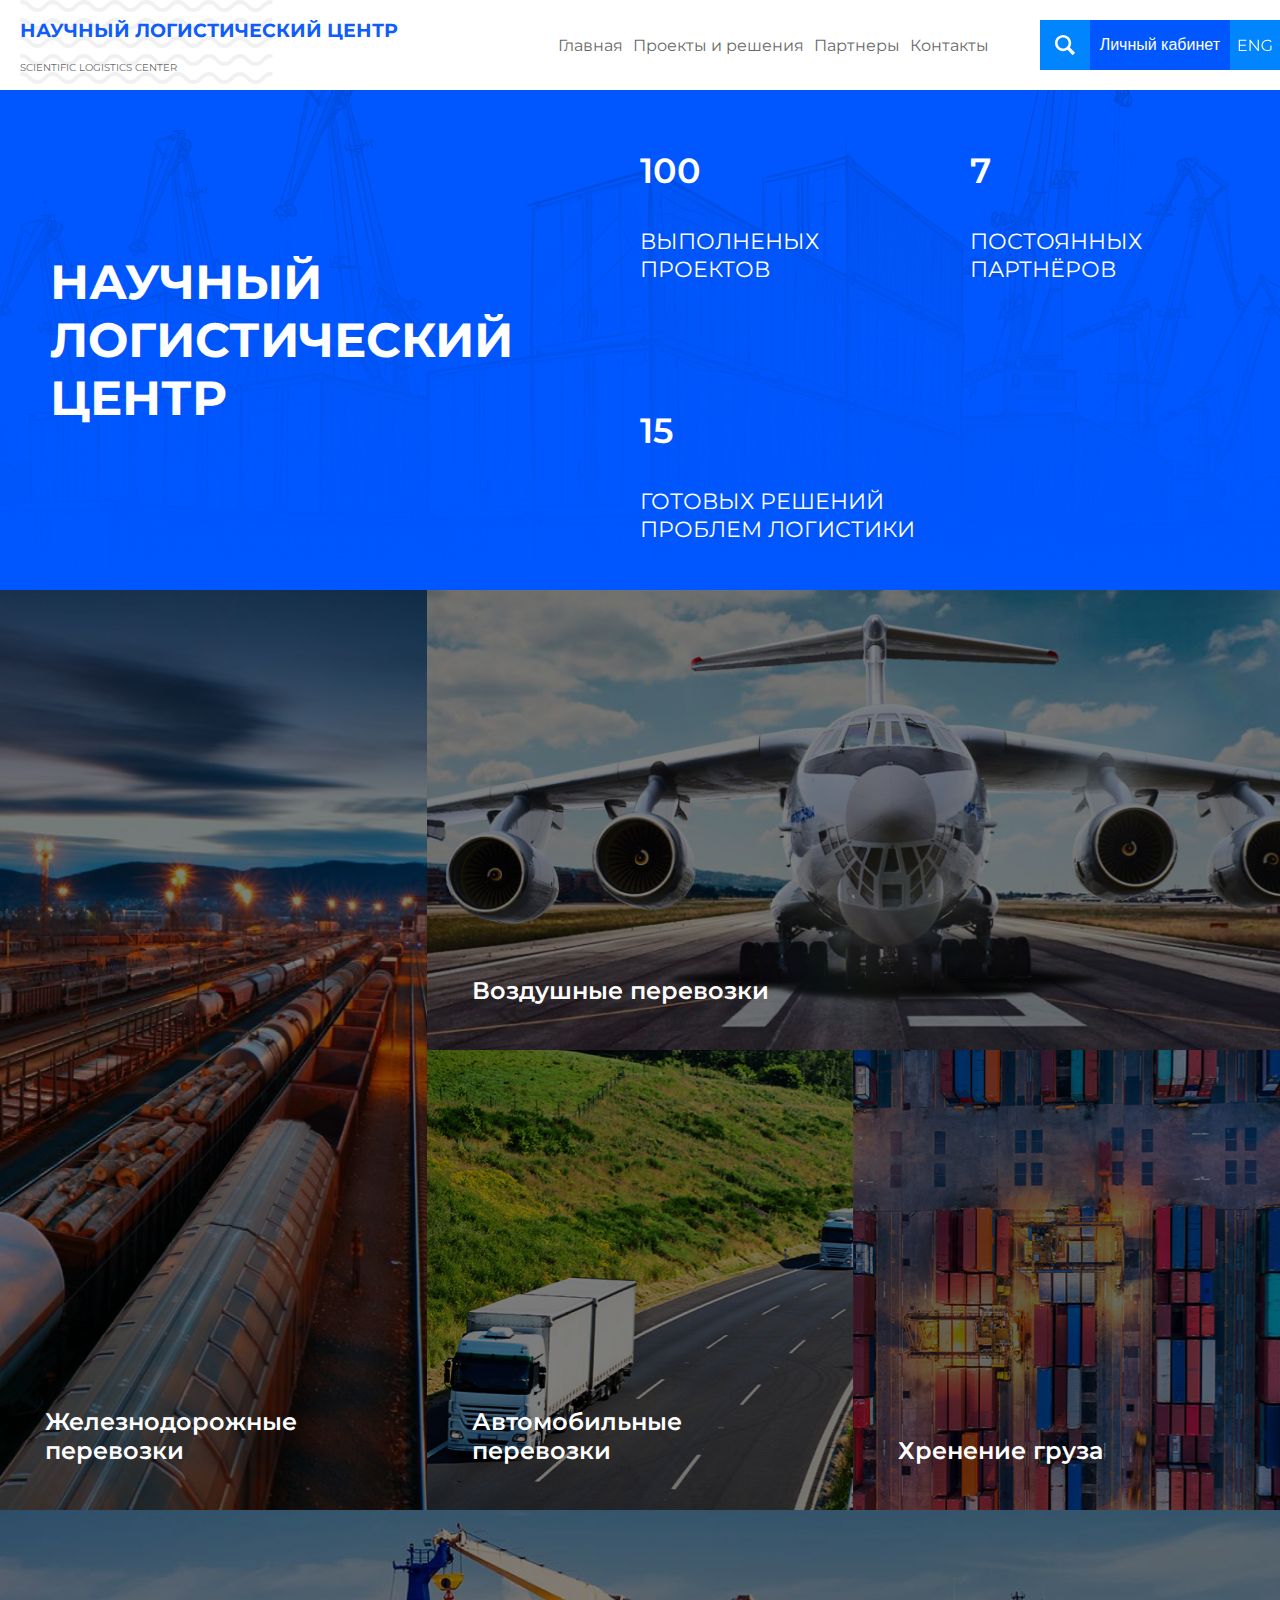
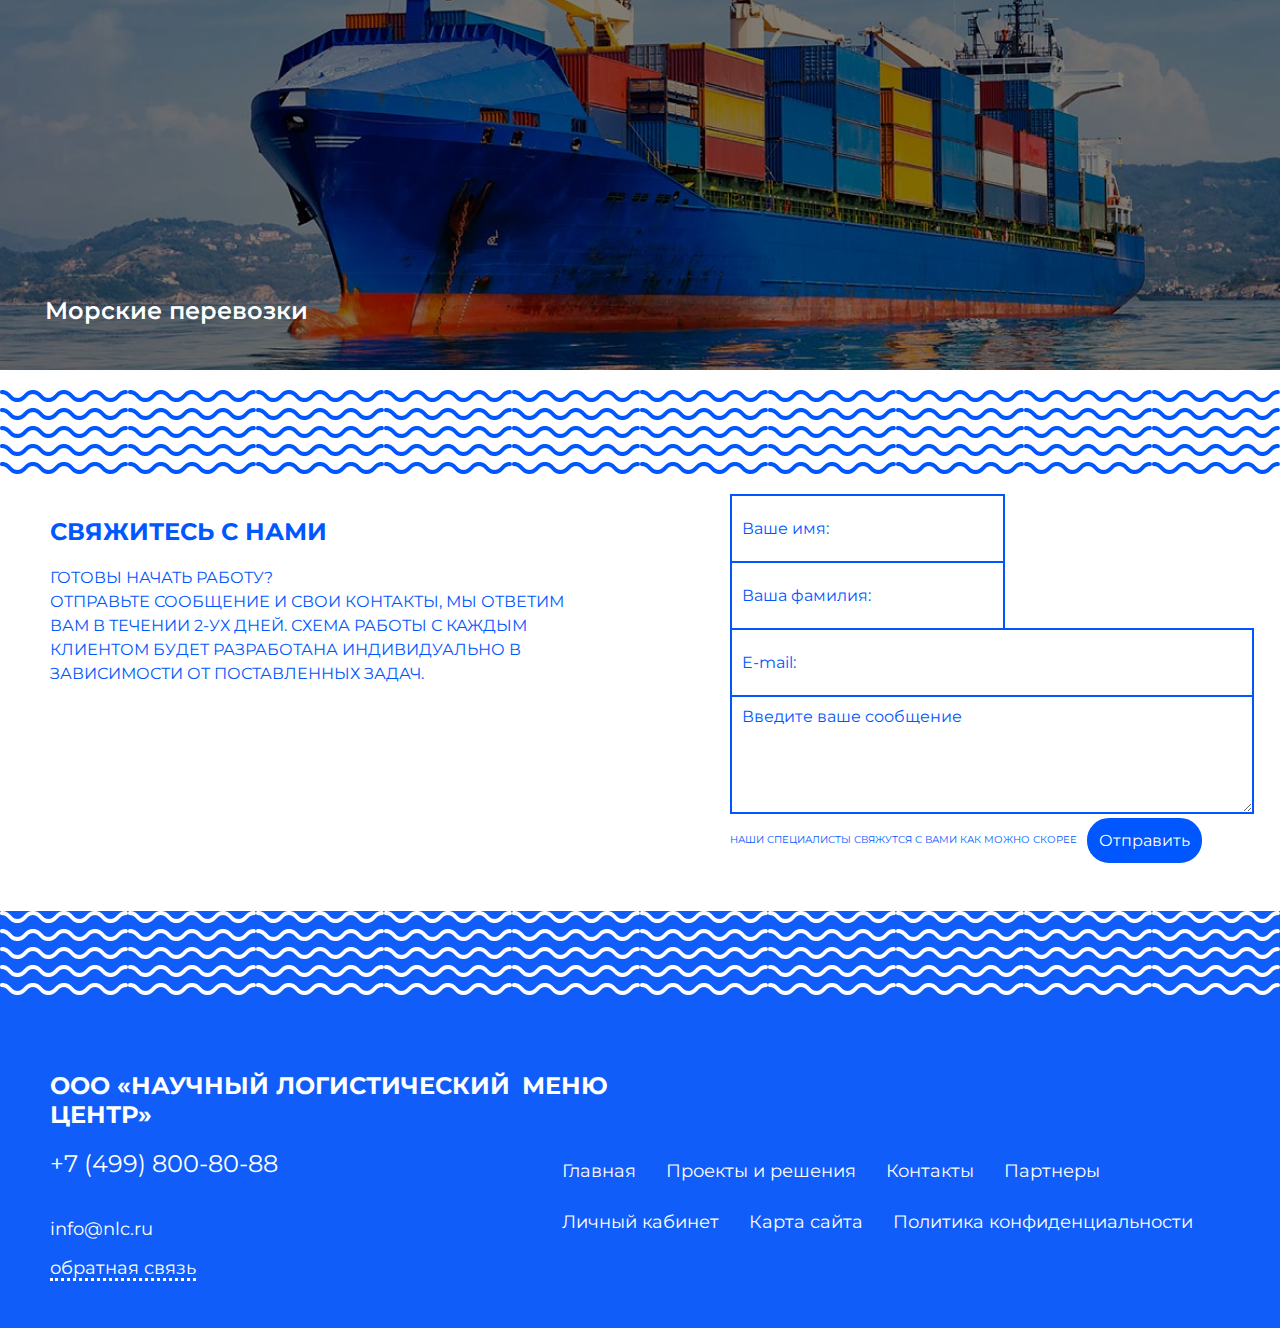
<file: index.html>
<!DOCTYPE html>
<html lang="ru">
<head>
    <meta charset="UTF-8">
    <title>Научный логистический центр</title>
    <link rel="stylesheet" href="grid.css">
    <link href="Image/favicon.jpg" rel="shortcut icon" type="image/jpg">
</head>
<body>
<div id="container">
<div class="header">
    <div class="logo">
        <div><h3>Научный логистический центр</h3></div>
        <div><p>Scientific logistics center</p></div>
    </div>
    <div class="menu">
        <!--        <a href=""><div>Главная</div></a>-->
        <!--        <a href=""><div>Проекты и решения</div></a>-->
        <!--        <a href=""><div>Партнеры</div></a>-->
        <!--        <a href=""><div>Контакты</div></a>-->
        <a href="#">Главная</a>
        <a href="#">Проекты и решения</a>
        <a href="#">Партнеры</a>
        <a href="#">Контакты</a>
    </div>
    <div class="blockButtons">
        <form action="#">
            <input type="image" src="Image/search.svg" id="btnSearch">
            <input type="button" value="Личный кабинет" class="btnLK">
            <input type="image" src="Image/Eng.svg" class="btnLang">
        </form>
    </div>
</div>
<div class="preview">
    <div class="title">Научный логистический центр</div>
    <div class="desc">
        <div class="boxItems100">
            <p class="numberBox">100</p>
            <p>выполненых проектов</p>
        </div>
        <div class="boxItems7">
            <p class="numberBox">7</p>
            <p>постоянных партнёров</p>
        </div>
        <div class="boxItems15">
            <p class="numberBox">15</p>
            <p>готовых решений проблем логистики</p>
        </div>
    </div>
</div>
<div class="boxImg">
    <div class="imgRzd">
        <div class="imgText"><a href="#">Железнодорожные перевозки</a></div>
    </div>
    <div class="imgAvia">
        <div class="imgText"><a href="#">Воздушные перевозки</a></div>
    </div>
    <div class="imgAuto">
        <div class="imgText"><a href="#">Автомобильные перевозки</a></div>
    </div>
    <div class="imgSaved">
        <div class="imgText"><a href="#">Хренение груза</a></div>
    </div>
    <div class="imgSea">
        <div class="imgText"><a href="#">Морские перевозки</a></div>
    </div>
</div>
<div class="separator">

</div>
<div class="callback">
    <div class="callText">
        <h2>Свяжитесь с нами</h2>
        <p>
            Готовы начать работу?<br>
            Отправьте сообщение и свои контакты, мы ответим вам в течении 2-ух дней. Схема работы с каждым клиентом будет разработана индивидуально в зависимости от поставленных задач.
        </p>
    </div>
    <div class="callForm">
        <form action="">
            <input type="text" placeholder="Ваше имя:" id="name"><input type="text" placeholder="Ваша фамилия:" id="lastname"><br>
            <input type="email" placeholder="E-mail:" id="emailForm"><br>
            <textarea name="" id="" rows="5" placeholder="Введите ваше сообщение"></textarea>
            <div class="sendButton"><p>Наши специалисты свяжутся с вами как можно скорее</p><input type="submit" value="Отправить"></div>
        </form>
    </div>
</div>
<footer>
    <div class="footerBG"></div>
    <div class="footerContainer">
        <div class="footerInfo">
            <h2>ООО &laquo;Научный логистический центр&raquo;</h2>
            <p class="footerTel"><a href="tel:+74998008088">+7 (499) 800-80-88</a></p>
            <p class="footerEmail"><a href="mailto:info@nlc.ru">info@nlc.ru</a></p>
            <p class="footerCallBack"><a href="#">обратная связь</a></p>
        </div>
        <div class="footerMenu">
            <h2>Меню</h2>
            <div class="footerMenuUl">
                <ul>
                    <li><a href="#">Главная</a></li>
                    <li><a href="#">Проекты и решения</a></li>
                    <li><a href="#">Контакты</a></li>
                    <li><a href="#">Партнеры</a></li>
                </ul>
                <ul>
                    <li><a href="#">Личный кабинет</a></li>
                    <li><a href="#">Карта сайта</a></li>
                    <li><a href="#">Политика конфиденциальности</a></li>
                </ul>
            </div>
        </div>
    </div>
</footer>
</div>
</body>
</html>
</file>
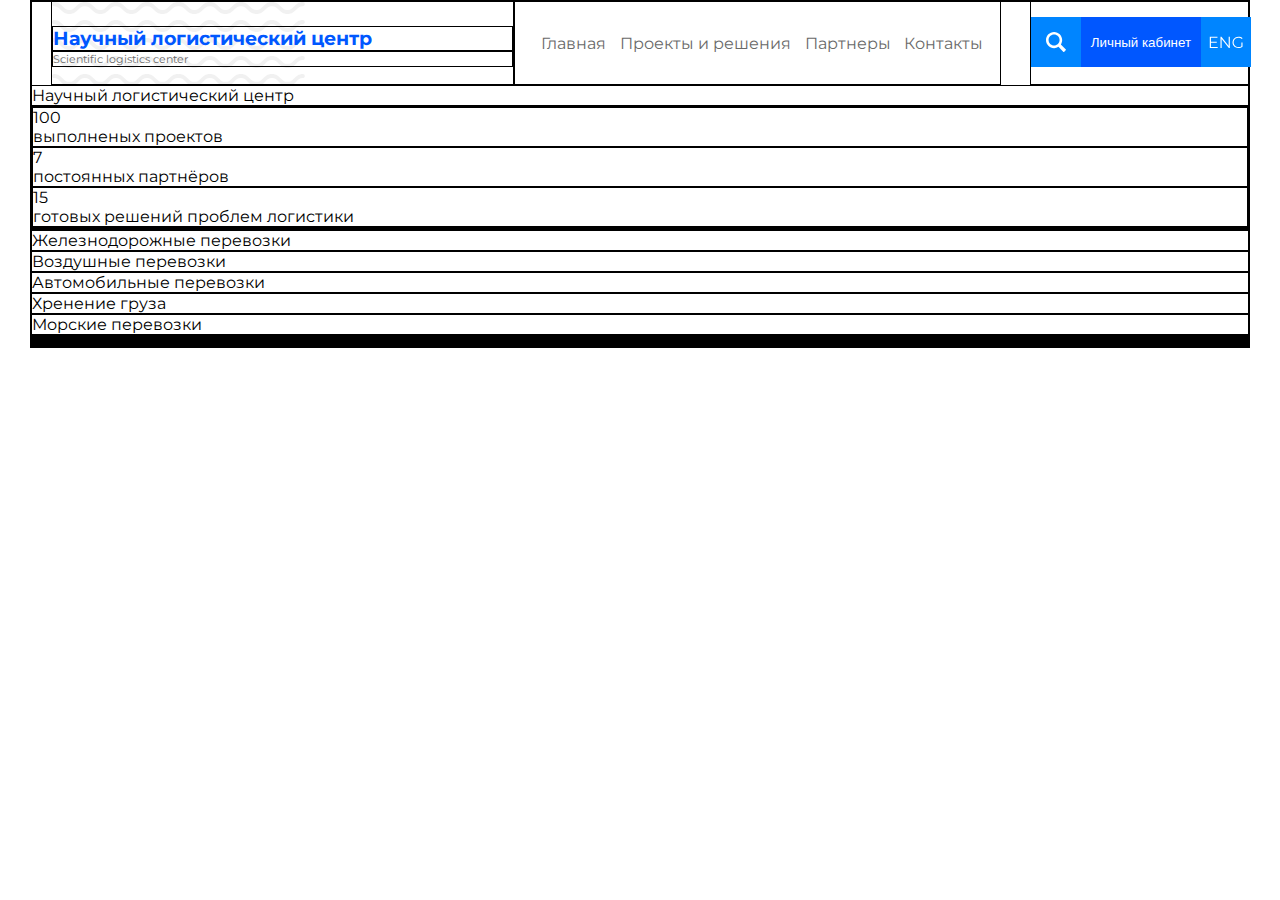
<file: first_file.html>
<!DOCTYPE html>
<html lang="ru">
<head>
    <meta charset="UTF-8">
    <title>Научный логистический центр</title>
    <link rel="stylesheet" href="main.css">
    <link href="Image/favicon.jpg" rel="shortcut icon" type="image/jpg">
</head>
<body>
<div class="header">
    <div class="logo">
        <div><h3>Научный логистический центр</h3></div>
        <div><p>Scientific logistics center</p></div>
    </div>
    <div class="menu">
<!--        <a href=""><div>Главная</div></a>-->
<!--        <a href=""><div>Проекты и решения</div></a>-->
<!--        <a href=""><div>Партнеры</div></a>-->
<!--        <a href=""><div>Контакты</div></a>-->
        <a href="#">Главная</a>
        <a href="#">Проекты и решения</a>
        <a href="#">Партнеры</a>
        <a href="#">Контакты</a>
    </div>
    <div class="blockButtons">
        <form action="#">
            <input type="image" src="Image/search.svg" id="btnSearch">
            <input type="button" value="Личный кабинет" class="btnLK">
            <input type="image" src="Image/Eng.svg" class="btnLang">
        </form>
    </div>
</div>
<div class="preview">
    <div class="title">Научный логистический центр</div>
    <div class="desc">
        <div class="boxItems100">
            <p>100</p>
            <p>выполненых проектов</p>
        </div>
        <div class="boxItems7">
            <p>7</p>
            <p>постоянных партнёров</p>
        </div>
        <div class="boxItems15">
            <p>15</p>
            <p>готовых решений проблем логистики</p>
        </div>
    </div>
</div>
<div class="boxImg">
    <div class="imgRzd">
        <p>Железнодорожные перевозки</p>
    </div>
    <div class="imgAvia">
        <p>Воздушные перевозки</p>
    </div>
    <div class="imgAuto">
        <p>Автомобильные перевозки</p>
    </div>
    <div class="imgSaved">
        <p>Хренение груза</p>
    </div>
    <div class="imgSea">
        <p>Морские перевозки</p>
    </div>
</div>
<div class="separator">

</div>
<div class="callback">
    <div class="callText"></div>
    <div class="callForm"></div>
</div>
<footer>
    <div class="footerInfo"></div>
    <div class="footerMenu"></div>
</footer>
</body>
</html>
</file>
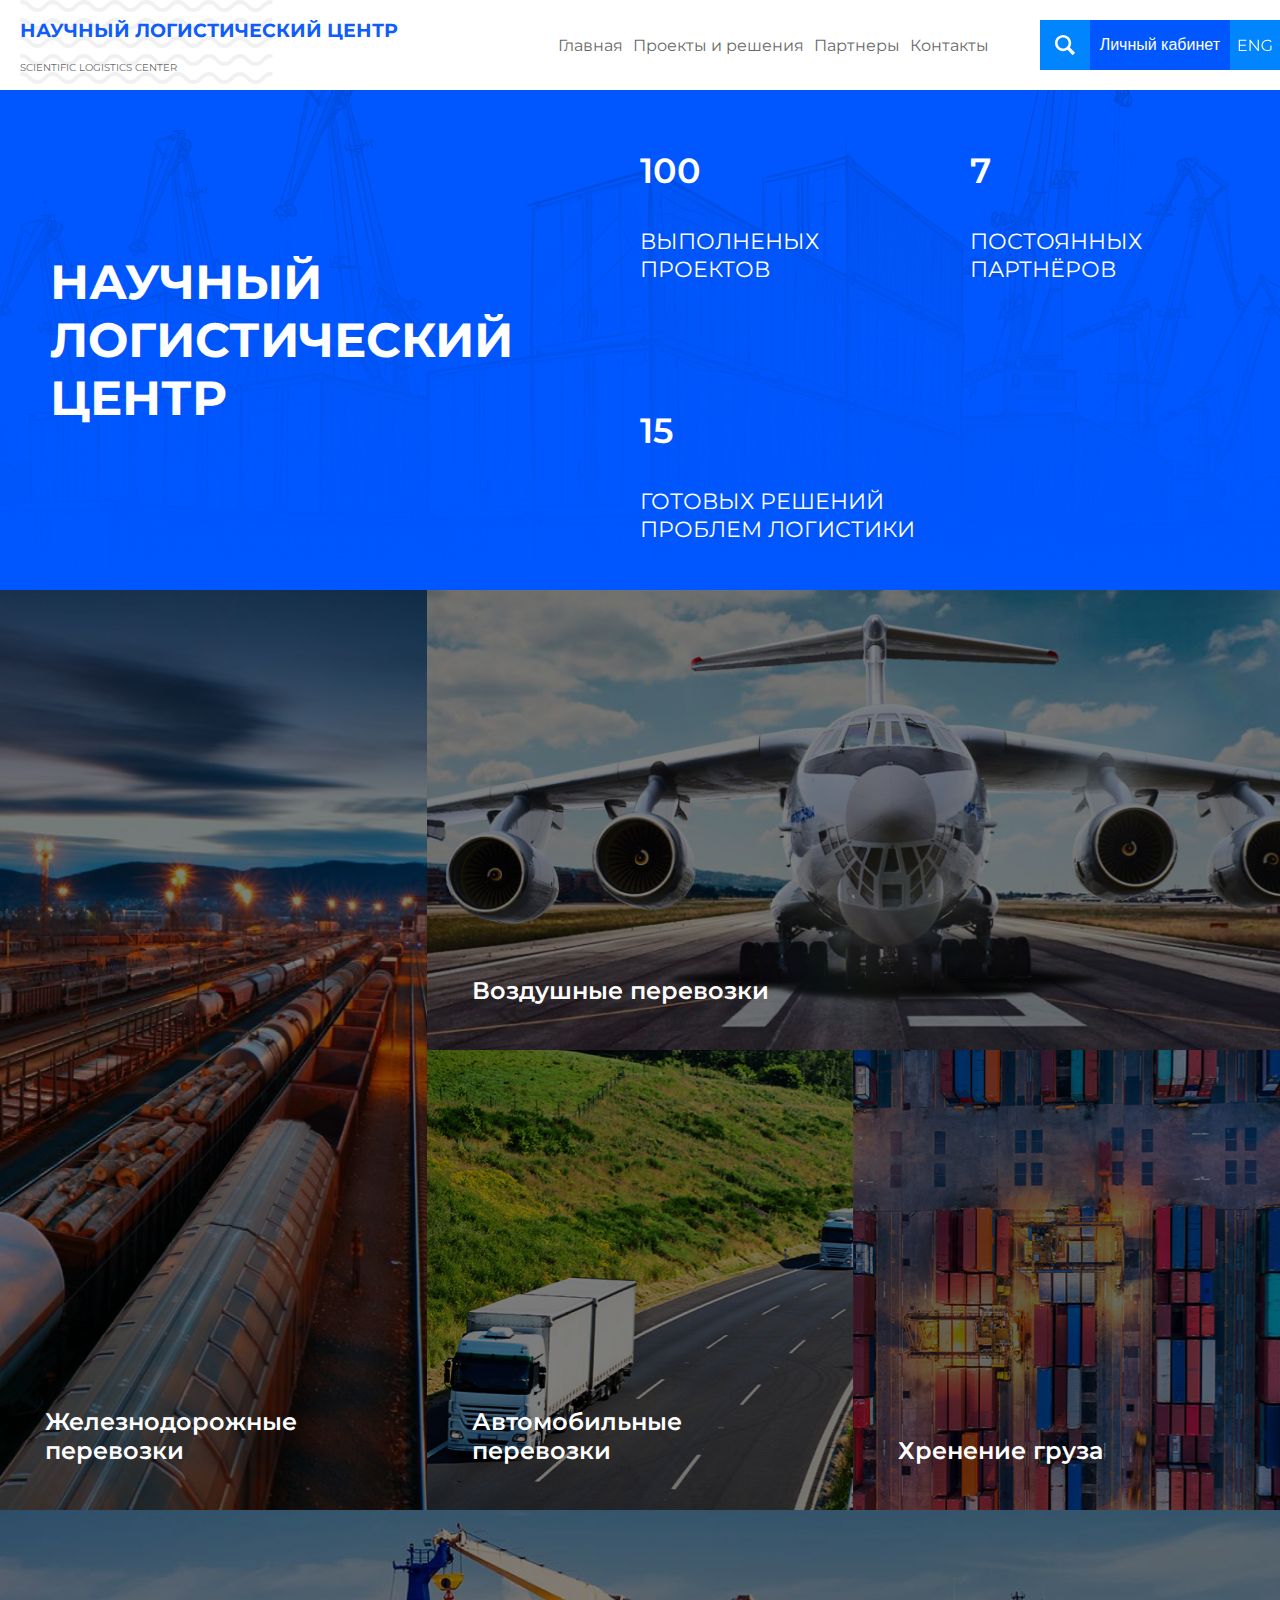
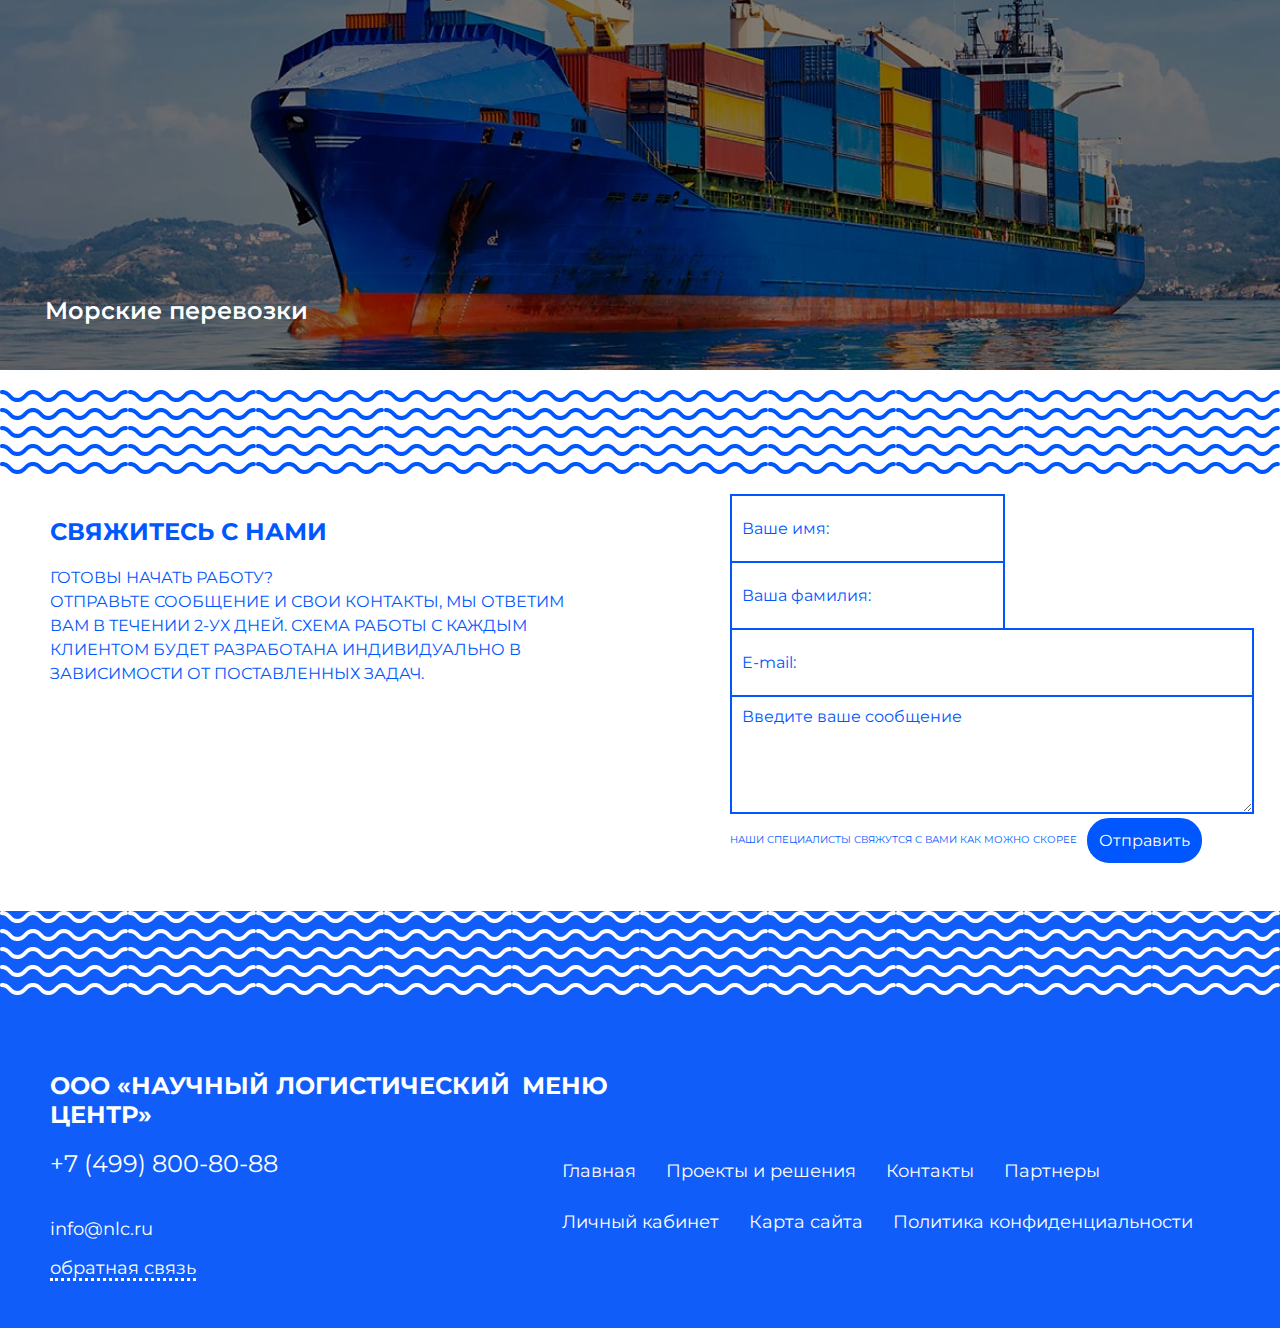
<file: grid.html>
<!DOCTYPE html>
<html lang="ru">
<head>
    <meta charset="UTF-8">
    <title>Научный логистический центр</title>
    <link rel="stylesheet" href="grid.css">
    <link href="Image/favicon.jpg" rel="shortcut icon" type="image/jpg">
</head>
<body>
<div id="container">
<div class="header">
    <div class="logo">
        <div><h3>Научный логистический центр</h3></div>
        <div><p>Scientific logistics center</p></div>
    </div>
    <div class="menu">
        <!--        <a href=""><div>Главная</div></a>-->
        <!--        <a href=""><div>Проекты и решения</div></a>-->
        <!--        <a href=""><div>Партнеры</div></a>-->
        <!--        <a href=""><div>Контакты</div></a>-->
        <a href="#">Главная</a>
        <a href="#">Проекты и решения</a>
        <a href="#">Партнеры</a>
        <a href="#">Контакты</a>
    </div>
    <div class="blockButtons">
        <form action="#">
            <input type="image" src="Image/search.svg" id="btnSearch">
            <input type="button" value="Личный кабинет" class="btnLK">
            <input type="image" src="Image/Eng.svg" class="btnLang">
        </form>
    </div>
</div>
<div class="preview">
    <div class="title">Научный логистический центр</div>
    <div class="desc">
        <div class="boxItems100">
            <p class="numberBox">100</p>
            <p>выполненых проектов</p>
        </div>
        <div class="boxItems7">
            <p class="numberBox">7</p>
            <p>постоянных партнёров</p>
        </div>
        <div class="boxItems15">
            <p class="numberBox">15</p>
            <p>готовых решений проблем логистики</p>
        </div>
    </div>
</div>
<div class="boxImg">
    <div class="imgRzd">
        <div class="imgText"><a href="#">Железнодорожные перевозки</a></div>
    </div>
    <div class="imgAvia">
        <div class="imgText"><a href="#">Воздушные перевозки</a></div>
    </div>
    <div class="imgAuto">
        <div class="imgText"><a href="#">Автомобильные перевозки</a></div>
    </div>
    <div class="imgSaved">
        <div class="imgText"><a href="#">Хренение груза</a></div>
    </div>
    <div class="imgSea">
        <div class="imgText"><a href="#">Морские перевозки</a></div>
    </div>
</div>
<div class="separator">

</div>
<div class="callback">
    <div class="callText">
        <h2>Свяжитесь с нами</h2>
        <p>
            Готовы начать работу?<br>
            Отправьте сообщение и свои контакты, мы ответим вам в течении 2-ух дней. Схема работы с каждым клиентом будет разработана индивидуально в зависимости от поставленных задач.
        </p>
    </div>
    <div class="callForm">
        <form action="">
            <input type="text" placeholder="Ваше имя:" id="name"><input type="text" placeholder="Ваша фамилия:" id="lastname"><br>
            <input type="email" placeholder="E-mail:" id="emailForm"><br>
            <textarea name="" id="" rows="5" placeholder="Введите ваше сообщение"></textarea>
            <div class="sendButton"><p>Наши специалисты свяжутся с вами как можно скорее</p><input type="submit" value="Отправить"></div>
        </form>
    </div>
</div>
<footer>
    <div class="footerBG"></div>
    <div class="footerContainer">
        <div class="footerInfo">
            <h2>ООО &laquo;Научный логистический центр&raquo;</h2>
            <p class="footerTel"><a href="tel:+74998008088">+7 (499) 800-80-88</a></p>
            <p class="footerEmail"><a href="mailto:info@nlc.ru">info@nlc.ru</a></p>
            <p class="footerCallBack"><a href="#">обратная связь</a></p>
        </div>
        <div class="footerMenu">
            <h2>Меню</h2>
            <div class="footerMenuUl">
                <ul>
                    <li><a href="#">Главная</a></li>
                    <li><a href="#">Проекты и решения</a></li>
                    <li><a href="#">Контакты</a></li>
                    <li><a href="#">Партнеры</a></li>
                </ul>
                <ul>
                    <li><a href="#">Личный кабинет</a></li>
                    <li><a href="#">Карта сайта</a></li>
                    <li><a href="#">Политика конфиденциальности</a></li>
                </ul>
            </div>
        </div>
    </div>
</footer>
</div>
</body>
</html>
</file>
<file: grid.css>
@import url("https://fonts.googleapis.com/css?family=Montserrat:300,400,700&display=swap&subset=cyrillic");
body {
  max-width: 1380px;
  margin: 0 auto;
  display: grid;
  grid-template-columns: 1fr;
  font-family: "Montserrat", sans-serif;
}

#container {
  margin: 0 auto;
}

.header {
  display: grid;
  grid-template-columns: repeat(2, 1fr) minmax(200px, 20%);
  grid-template-rows: 90px;
}
.header .logo {
  background-image: url(Image/logo.svg);
  background-repeat: no-repeat;
  background-position: 0 0;
  margin-left: 20px;
}
.header .logo h3 {
  margin-top: 18px;
  color: #105DF9;
  font-size: 1.2rem;
  text-transform: uppercase;
}
.header .logo p {
  color: dimgray;
  font-size: 0.65rem;
  text-transform: uppercase;
}
.header .menu {
  display: flex;
  place-self: center;
}
.header .menu a {
  margin-left: 10px;
  text-decoration: none;
  color: dimgray;
  text-align: center;
}
.header .menu a:hover {
  border-bottom-style: solid;
}
.header .blockButtons {
  margin-top: 20px;
  text-align: right;
}
.header .blockButtons form {
  display: inline-flex;
}
.header .blockButtons form input[type=button] {
  height: 50px;
  background: #0057FF;
  color: #ffffff;
  padding: 10px;
  border: none;
  font-size: 1rem;
}

.preview {
  display: grid;
  grid-template-columns: repeat(2, 1fr);
  grid-template-rows: minmax(auto, 500px);
  background: url("Image/preview.jpg");
  color: #ffffff;
}
.preview .title {
  display: grid;
  font-size: 3rem;
  font-weight: 700;
  text-transform: uppercase;
  align-content: center;
  padding-left: 50px;
}
.preview .desc {
  display: grid;
  grid-template-columns: repeat(2, 1fr);
  text-transform: uppercase;
  grid-gap: 20px;
  align-items: center;
}
.preview .desc .numberBox {
  font-weight: 600;
  font-size: 2.2rem;
}
.preview .desc p {
  font-size: 1.4rem;
}

.boxImg {
  display: grid;
  grid-template-columns: repeat(3, minmax(auto, 460px));
  grid-template-rows: repeat(3, minmax(auto, 460px));
  color: #ffffff;
  font-size: 1.5rem;
  font-weight: 600;
}
.boxImg .imgText {
  position: absolute;
  bottom: 0;
  margin: 45px;
}
.boxImg .imgText a {
  color: #ffffff;
  text-decoration: none;
}
.boxImg .imgText a:hover {
  border-bottom-style: solid;
}
.boxImg .imgRzd {
  position: relative;
  grid-row: 1/3;
  background: url("Image/image 1.png") no-repeat;
  background-size: cover;
}
.boxImg .imgAvia {
  position: relative;
  grid-column: 2/4;
  background: url("Image/image 2.png") no-repeat;
  background-size: cover;
}
.boxImg .imgAuto {
  position: relative;
  background: url("Image/image 3.png") no-repeat;
  background-size: cover;
}
.boxImg .imgSaved {
  position: relative;
  background: url("Image/image 4.png") no-repeat;
  background-size: cover;
}
.boxImg .imgSea {
  position: relative;
  grid-column: 1/4;
  background: url("Image/image 5.png") no-repeat;
  background-size: cover;
}

.separator {
  height: 84px;
  margin-top: 20px;
  margin-bottom: 20px;
  background: url("Image/blue_line.png");
  background-size: contain;
}

.callback {
  display: grid;
  grid-template-columns: repeat(2, 1fr);
  text-transform: uppercase;
  color: #0057FF;
  margin-bottom: 10px;
}
.callback .callText {
  line-height: 1.5;
  margin-left: 50px;
  margin-right: 40px;
}
.callback .callText h2 {
  margin-bottom: 10px;
}
.callback .callForm {
  display: flex;
  justify-self: end;
}
.callback .callForm form {
  width: 500px;
  display: inline-block;
  margin-left: 30px;
  margin-right: 50px;
}
.callback .callForm form p {
  font-size: 0.6rem;
  margin-right: 10px;
}
.callback .callForm input {
  font-family: "Montserrat", sans-serif;
  font-size: 1rem;
  height: 45px;
  border: 2px solid #0057FF;
  color: #0057FF;
  padding: 10px;
  margin-bottom: -2px;
}
.callback .callForm input::placeholder {
  color: #0057FF;
}
.callback .callForm textarea {
  font-family: "Montserrat", sans-serif;
  font-size: 1rem;
  width: 500px;
  border: 2px solid #0057FF;
  padding: 10px;
}
.callback .callForm textarea::placeholder {
  color: #0057FF;
}
.callback .callForm input[type=submit] {
  font-family: "Montserrat", sans-serif;
  background: #0057FF;
  color: #ffffff;
  font-size: 1rem;
  border-radius: 22px;
  padding: 10px;
}
.callback .callForm .sendButton {
  display: flex;
  align-items: center;
}

#name, #lastname {
  width: 251px;
  margin-right: -2px;
}

#emailForm {
  width: 500px;
}

footer {
  background-color: #105DF9;
  color: #ffffff;
}
footer .footerBG {
  background-image: url("Image/white_line.png");
  background-repeat: repeat-x;
  margin-top: 50px;
  margin-bottom: 50px;
  height: 90px;
}
footer .footerContainer {
  display: grid;
  grid-template-columns: 40% 60%;
  margin-left: 50px;
  margin-right: 50px;
}
footer .footerContainer .footerInfo h2 {
  text-transform: uppercase;
}
footer .footerContainer .footerTel {
  margin-top: 20px;
  margin-bottom: 40px;
  font-size: 1.5rem;
}
footer .footerContainer .footerTel a {
  color: #ffffff;
  text-decoration: none;
}
footer .footerContainer .footerEmail {
  font-size: 1.1rem;
  margin-bottom: 10px;
}
footer .footerContainer .footerEmail a {
  color: #ffffff;
  text-decoration: none;
}
footer .footerContainer .footerCallBack {
  font-size: 1.1rem;
  margin-bottom: 50px;
}
footer .footerContainer .footerCallBack a {
  color: #ffffff;
  text-decoration: none;
  border-bottom-style: dotted;
}
footer .footerContainer .footerMenu h2 {
  text-transform: uppercase;
  margin-bottom: 60px;
}
footer .footerContainer .footerMenu ul {
  display: flex;
  list-style: none;
  margin-bottom: 30px;
}
footer .footerContainer .footerMenu ul li {
  font-size: 1.1rem;
}
footer .footerContainer .footerMenu ul li a {
  margin-right: 30px;
  color: #ffffff;
  text-decoration: none;
}
footer .footerContainer .footerMenu ul li a:hover {
  border-bottom-style: dotted;
}

/*# sourceMappingURL=grid.css.map */
</file>
<file: main.css>
@import url('https://fonts.googleapis.com/css?family=Montserrat:300,400,700&display=swap&subset=cyrillic');

* {
    box-sizing: border-box;
    padding: 0;
    margin: 0;
}

body {
    margin: 0 30px;
    font-family: 'Montserrat', sans-serif;
}

div {
    border: 1px black solid;
}

.header {
    float: left;
    width: 100%;
}

.logo {
    display: flex;
    width: 38%;
    height: 84px;
    background: url(Image/logo.svg) no-repeat;
    background-position: 0% 0%;
    background-size: 253px 84px;
    margin-left: 20px;
    float: left;
    flex-flow: column;
    padding: 24px 0;
}

.logo h3 {
    color: #0057FF;
    align-content: center;
}

.logo p {
    font-size: 11px;
    color: dimgrey;
}

.menu {
    width: 40%;
    height: 84px;
    float: left;
    text-align: center;
    line-height: 84px;
}

.menu a {
    margin-left: 2%;
}

.blockButtons {
    height: 84px;
    float: right;
    width: 18%;
    padding-top: 15px;
}

form {
    display: inline-flex;
}

.blockButtons input[type="image"] {
    width: 50px;
}

.blockButtons input[type="button"] {
    height: 50px;
    background-color: #0057FF;
    color: #ffffff;
    padding: 10px;
}

.menu a {
    text-decoration: none;
    color: dimgrey;
}

.menu li {

}

.btnLK {
    border: none;

}

/*.preview {*/
/*    background-image: url(Image/preview.jpg);*/
/*    max-width: 1380px;*/
/*    max-height: 500px;*/
/*}*/
</file>
